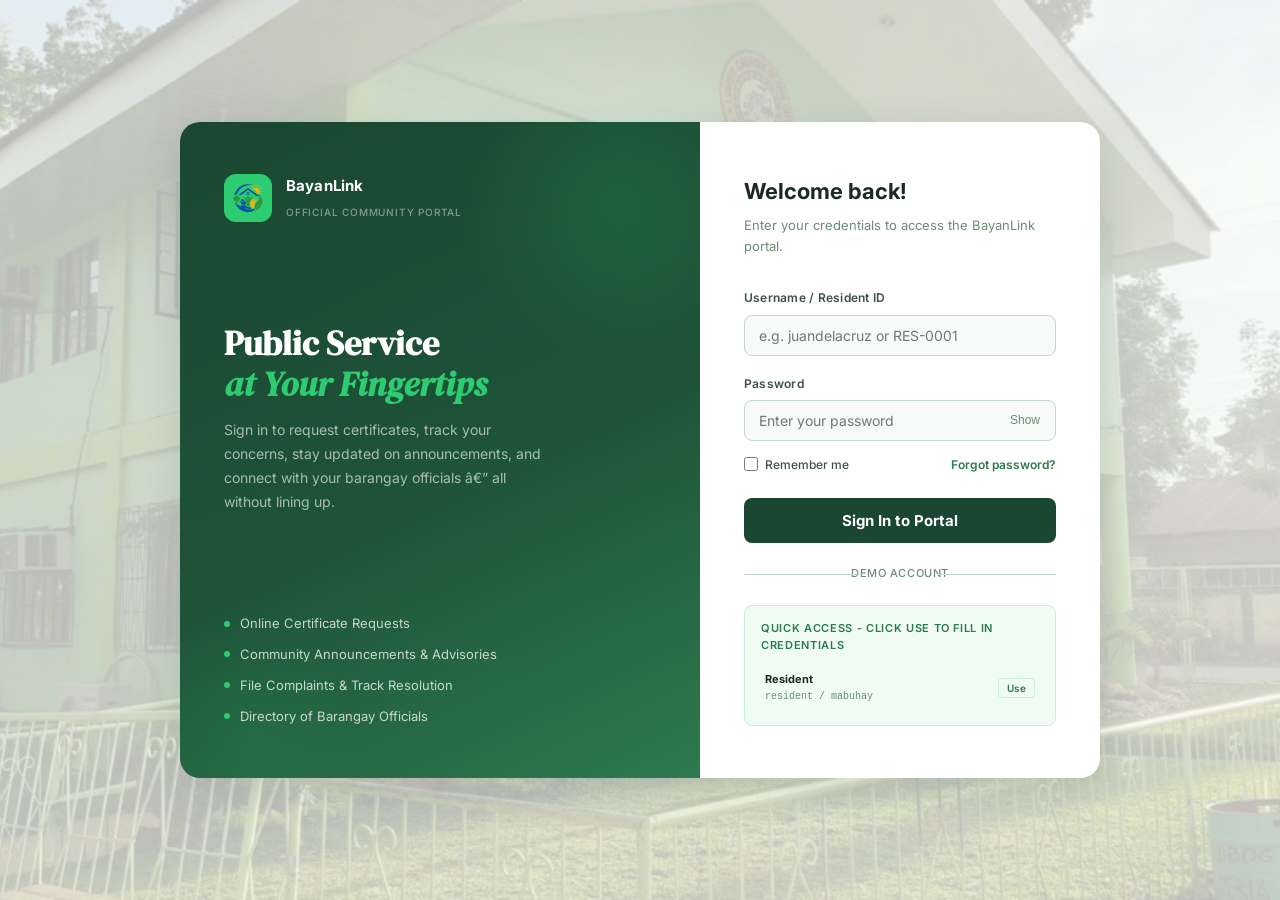
<file: index.html>
<!DOCTYPE html>
<html lang="en">
<head>
  <meta charset="UTF-8" />
  <meta name="viewport" content="width=device-width, initial-scale=1.0" />
  <title>BayanLink — Online Community Portal</title>
  <meta name="description" content="Official online portal of BayanLink. Request certificates, read announcements, file complaints, and meet your barangay officials — all online." />
  <link rel="stylesheet" href="style.css" />
  <link rel="icon" type="image/svg+xml" href="data:image/svg+xml,<svg xmlns='http://www.w3.org/2000/svg' viewBox='0 0 32 32'><rect width='32' height='32' rx='8' fill='%231A4731'/><text y='22' x='6' font-size='18'>🏘️</text></svg>" />
  <style>
    .topbar-user {
      display: flex;
      align-items: center;
      gap: 8px;
    }
    .user-avatar {
      width: 32px;
      height: 32px;
      border-radius: 50%;
      background: var(--green-50);
      border: 2px solid var(--green-100);
      display: flex;
      align-items: center;
      justify-content: center;
      font-size: 15px;
      flex-shrink: 0;
    }
    .user-info {
      display: flex;
      flex-direction: column;
    }
    .user-name {
      font-size: 13px;
      font-weight: 700;
      color: var(--slate-900);
      line-height: 1.2;
    }
    .user-role {
      font-size: 10px;
      color: var(--slate-400);
      font-weight: 500;
    }
    .logout-btn {
      background: none;
      border: 1.5px solid var(--slate-200);
      border-radius: 8px;
      padding: 5px 10px;
      font-size: 12px;
      font-weight: 600;
      color: var(--slate-600);
      cursor: pointer;
      font-family: inherit;
      transition: all 0.2s ease;
      display: flex;
      align-items: center;
      gap: 5px;
    }
    .logout-btn:hover {
      background: #FEF2F2;
      border-color: #FECACA;
      color: #DC2626;
    }
    @media (max-width: 480px) {
      .user-info { display: none; }
    }
  </style>
  <script>
    (function() {
      const user = sessionStorage.getItem('brgy_user');
      if (!user) {
        window.location.replace('login.html');
      }
    })();
  </script>
</head>
<body>

<div class="layout">

  <aside class="sidebar" id="sidebar">

    <div class="sidebar-brand">
      <div class="brand-logo"><img src="logo.png" alt="BayanLink logo"></div>
      <div class="brand-name">BayanLink</div>
      <div class="brand-sub">Official Community Portal</div>
    </div>

    <nav class="sidebar-nav">
      <div class="nav-section-label">Main</div>

      <button class="nav-link active" data-page="home">
        <span class="nav-icon"></span>
        <span class="nav-label">Home</span>
      </button>

      <button class="nav-link" data-page="services">
        <span class="nav-icon"></span>
        <span class="nav-label">Certificate Requests</span>
      </button>

      <button class="nav-link" data-page="announcements">
        <span class="nav-icon"></span>
        <span class="nav-label">Announcements</span>
      </button>

      <button class="nav-link" data-page="officials">
        <span class="nav-icon"></span>
        <span class="nav-label">Barangay Officials</span>
      </button>

      <div class="nav-section-label">Support</div>

      <button class="nav-link" data-page="contact">
        <span class="nav-icon"></span>
        <span class="nav-label">Complaints & Concerns</span>
      </button>

    </nav>

    <div class="sidebar-footer">
      <p>BayanLink &copy; 2026<br> SHAIRAX - ITEC50AProject</p>
    </div>

  </aside>

  <div class="main-content">

    <header class="topbar">
      <div class="topbar-left">
        <button class="menu-toggle" id="menuToggle" aria-label="Toggle menu">☰</button>
        <span class="topbar-title" id="topbarTitle">Home</span>
      </div>
      <div class="topbar-right">
        <button id="darkToggle" title="Switch to Dark Mode" style="background:none;border:none;cursor:pointer;font-size:18px;padding:4px 8px;border-radius:8px;transition:background 0.2s ease;" onmouseover="this.style.background='var(--green-50)'" onmouseout="this.style.background='none'">⏾</button>
        <span class="topbar-badge"> Office Open</span>
        <div class="topbar-user" id="topbarUser">
          <div class="user-avatar" id="userAvatar">👤</div>
          <div class="user-info">
            <span class="user-name" id="userName">—</span>
            <span class="user-role" id="userRole">—</span>
          </div>
          <button class="logout-btn" id="logoutBtn" title="Sign out">
            <span>⍈</span> Sign Out
          </button>
        </div>
      </div>
    </header>

    <section class="page-section active" id="home">

      <div class="hero">
        <p class="hero-eyebrow">Official Portal · Indang, Cavite</p>
        <h1 class="hero-title">
          Public Service<br>
          Made Easy for<br>
          <em id="heroHighlight">Your Community</em>
        </h1>
        <p class="hero-desc">
          No more long lines. Request certificates, stay updated on community news, and reach your barangay officials — all in one place.
        </p>
        <button class="hero-cta" data-nav="services">
          Request a Certificate →
        </button>
      </div>

      <div class="stats-row">
        <div class="stat-card">
          <div class="stat-icon">☺︎</div>
          <div class="stat-info">
            <div class="stat-num" data-count="4867">0</div>
            <div class="stat-label">Registered Residents</div>
          </div>
        </div>
        <div class="stat-card">
          <div class="stat-icon">🗎</div>
          <div class="stat-info">
            <div class="stat-num" data-count="367">0</div>
            <div class="stat-label">Certificates This Month</div>
          </div>
        </div>
        <div class="stat-card">
          <div class="stat-icon">🗹</div>
          <div class="stat-info">
            <div class="stat-num" data-count="67">0</div>
            <div class="stat-label">Resolved Complaints</div>
          </div>
        </div>
        <div class="stat-card">
          <div class="stat-icon">🗣</div>
          <div class="stat-info">
            <div class="stat-num" data-count="7">0</div>
            <div class="stat-label">Active Announcements</div>
          </div>
        </div>
      </div>

      <div class="section-header">
        <div>
          <h2>Our Services</h2>
          <p>What can we help you with today?</p>
        </div>
        <button class="see-all" data-nav="services">View all →</button>
      </div>

      <div class="services-grid">
        <div class="service-card" data-nav="services">
          <div class="service-icon-wrap green">🗎</div>
          <div class="service-text">
            <h3>Certificate Requests</h3>
            <p>Request Barangay Clearance, Indigency, Residency, and more. Online. No lining up.</p>
          </div>
        </div>
        <div class="service-card" data-nav="announcements">
          <div class="service-icon-wrap teal">🗣</div>
          <div class="service-text">
            <h3>Announcements</h3>
            <p>Community news, health advisories, upcoming events, and important barangay updates.</p>
          </div>
        </div>
        <div class="service-card" data-nav="contact">
          <div class="service-icon-wrap blue">‼</div>
          <div class="service-text">
            <h3>Complaints & Concerns</h3>
            <p>File a noise complaint, report illegal structures, or raise any community concern directly.</p>
          </div>
        </div>
        <div class="service-card" data-nav="officials">
          <div class="service-icon-wrap amber">🏛</div>
          <div class="service-text">
            <h3>Know Your Officials</h3>
            <p>Meet your barangay captain, councilors, and staff — with contact numbers and roles.</p>
          </div>
        </div>
      </div>

      
      <div class="section-header">
        <div>
          <h2>Latest Announcements</h2>
          <p>Stay informed with community updates</p>
        </div>
        <button class="see-all" data-nav="announcements">See all →</button>
      </div>

      <div class="announcement-list">
        <div class="announcement-item">
          <div class="ann-dot"></div>
          <div class="ann-content">
            <h4>Free Medical Mission — June 15, 2026</h4>
            <p>Health center conducts free checkup, blood pressure monitoring, and medicine distribution.</p>
          </div>
          <div class="ann-date">Jun 10</div>
        </div>
        <div class="announcement-item">
          <div class="ann-dot orange"></div>
          <div class="ann-content">
            <h4>Scheduled Water Interruption</h4>
            <p>Water supply will be cut from 8AM–5PM on June 14 for pipeline maintenance in Zone 3.</p>
          </div>
          <div class="ann-date">Jun 9</div>
        </div>
        <div class="announcement-item">
          <div class="ann-dot red"></div>
          <div class="ann-content">
            <h4>URGENT: Dengue Advisory</h4>
            <p>Increased dengue cases reported. Please eliminate stagnant water and use mosquito nets.</p>
          </div>
          <div class="ann-date">Jun 7</div>
        </div>
        <div class="announcement-item">
          <div class="ann-dot"></div>
          <div class="ann-content">
            <h4>Barangay Fiesta 2026 — Save the Date!</h4>
            <p>Annual barangay fiesta celebration on June 25–27. Parade, cultural shows & more.</p>
          </div>
          <div class="ann-date">Jun 5</div>
        </div>
      </div>

    </section>

    <section class="page-section" id="services">

      <div class="page-hero">
        <h1>Certificate Requests</h1>
        <p>Submit your certificate request online. You may pick up the physical document at the barangay hall within 3–5 working days, or opt for delivery. Payment is given upon retrieval of the physical copy of the certificate.</p>
      </div>

      <div class="process-section">
        <h2>How It Works</h2>
        <div class="steps">
          <div class="step">
            <div class="step-num">1</div>
            <div class="step-title">Click Request</div>
            <div class="step-desc">Choose the certificate you need below</div>
          </div>
          <div class="step">
            <div class="step-num">2</div>
            <div class="step-title">Confirm Details</div>
            <div class="step-desc">Verify your request in the confirmation dialog</div>
          </div>
          <div class="step">
            <div class="step-num">3</div>
            <div class="step-title">Wait for Notice</div>
            <div class="step-desc">You'll be notified via SMS/email within 24 hrs</div>
          </div>
          <div class="step">
            <div class="step-num">4</div>
            <div class="step-title">Pick Up</div>
            <div class="step-desc">Claim your certificate at the barangay hall</div>
          </div>
        </div>
      </div>

      
      <div class="section-header" style="margin-bottom:16px;">
        <div><h2>Available Certificates</h2></div>
      </div>

      <div class="services-full-grid">

        <div class="cert-card">
          <div class="cert-card-header">
            <div class="cert-badge">🏛</div>
            <h3>Barangay Clearance</h3>
          </div>
          <p>General-purpose clearance certifying that you have no pending cases or disputes within the barangay. Required for employment, business permits, and government transactions.</p>
          <div class="cert-reqs">
            <span>Requirements</span>
            <ul>
              <li>Valid Government ID</li>
              <li>Proof of Residency</li>
              <li>₱50 Processing Fee</li>
            </ul>
          </div>
          <button class="btn-primary" data-cert="Barangay Clearance">📄 Request Now</button>
        </div>

        <div class="cert-card">
          <div class="cert-card-header">
            <div class="cert-badge">🏠︎</div>
            <h3>Certificate of Residency</h3>
          </div>
          <p>Certifies that you are a bona fide resident of BayanLink. Commonly required for school enrollment, scholarship applications, and bank transactions.</p>
          <div class="cert-reqs">
            <span>Requirements</span>
            <ul>
              <li>Valid Government ID</li>
              <li>Utility Bill (same address)</li>
              <li>₱30 Processing Fee</li>
            </ul>
          </div>
          <button class="btn-primary" data-cert="Certificate of Residency">📄 Request Now</button>
        </div>

        <div class="cert-card">
          <div class="cert-card-header">
            <div class="cert-badge">❤</div>
            <h3>Certificate of Indigency</h3>
          </div>
          <p>Certifies that you belong to a low-income household. Required for free medical assistance, Philhealth benefits, and legal aid from the Public Attorney's Office (PAO).</p>
          <div class="cert-reqs">
            <span>Requirements</span>
            <ul>
              <li>Valid Government ID</li>
              <li>4Ps or DSWD Certificate (if any)</li>
              <li>Free of Charge</li>
            </ul>
          </div>
          <button class="btn-primary" data-cert="Certificate of Indigency">📄 Request Now</button>
        </div>

        <div class="cert-card">
          <div class="cert-card-header">
            <div class="cert-badge">✉</div>
            <h3>Business Clearance</h3>
          </div>
          <p>Required for small businesses and sari-sari stores operating within the barangay. Precondition for obtaining a Mayor's Business Permit from the municipal office.</p>
          <div class="cert-reqs">
            <span>Requirements</span>
            <ul>
              <li>Owner's Valid ID</li>
              <li>DTI / SEC Registration</li>
              <li>₱150 Processing Fee</li>
            </ul>
          </div>
          <button class="btn-primary" data-cert="Business Clearance">📄 Request Now</button>
        </div>

        <div class="cert-card">
          <div class="cert-card-header">
            <div class="cert-badge">☻</div>
            <h3>Barangay ID</h3>
          </div>
          <p>Official barangay identification card valid for all local transactions. Especially useful for senior citizens, students, and residents without a national ID.</p>
          <div class="cert-reqs">
            <span>Requirements</span>
            <ul>
              <li>1x1 or 2x2 Photo</li>
              <li>Birth Certificate</li>
              <li>₱20 ID Fee</li>
            </ul>
          </div>
          <button class="btn-primary" data-cert="Barangay ID">📄 Request Now</button>
        </div>

        <div class="cert-card">
          <div class="cert-card-header">
            <div class="cert-badge">𓀗</div>
            <h3>Senior Citizen Certification</h3>
          </div>
          <p>Verifies senior citizen status for government benefits, discounts under the Expanded Senior Citizens Act, and priority lane access in government offices.</p>
          <div class="cert-reqs">
            <span>Requirements</span>
            <ul>
              <li>Birth Certificate or Valid ID</li>
              <li>OSCA Registration (if available)</li>
              <li>Free of Charge</li>
            </ul>
          </div>
          <button class="btn-primary" data-cert="Senior Citizen Certification">📄 Request Now</button>
        </div>

      </div>

      <p style="font-size:13px; color:var(--slate-400); text-align:center; margin-top:8px;">
        ℹ &nbsp;Office hours: Monday – Friday, 8:00 AM – 5:00 PM &nbsp;|&nbsp; Closed on Holidays
      </p>

    </section>
    


    
    <section class="page-section" id="announcements">

      <div class="page-hero">
        <h1>Announcements</h1>
        <p>Official notices, community bulletins, and events from BayanLink.</p>
      </div>

      
      <div class="ann-filters">
        <button class="filter-btn active" data-filter="all">All</button>
        <button class="filter-btn" data-filter="health">Health</button>
        <button class="filter-btn" data-filter="general">General</button>
        <button class="filter-btn" data-filter="urgent">Urgent</button>
        <button class="filter-btn" data-filter="event">Events</button>
      </div>

      
      <div class="ann-full-list">

        <div class="ann-card" data-tag="health">
          <div class="ann-card-date">
            <div class="day">15</div>
            <div class="month">Jun</div>
          </div>
          <div class="ann-divider"></div>
          <div class="ann-card-body">
            <span class="ann-tag tag-health"> Health</span>
            <h3>Free Medical Mission — June 15, 2026</h3>
            <p>The barangay health center, in partnership with Cavite Provincial Health Office, will conduct a free medical mission. Services include general checkup, blood pressure monitoring, blood sugar testing, and medicine distribution for hypertension and diabetes. All residents are welcome. Bring your barangay ID or valid ID. Mission starts at 8:00 AM at the Barangay Covered Court.</p>
          </div>
        </div>

        <div class="ann-card" data-tag="general">
          <div class="ann-card-date">
            <div class="day">14</div>
            <div class="month">Jun</div>
          </div>
          <div class="ann-divider"></div>
          <div class="ann-card-body">
            <span class="ann-tag tag-general">General</span>
            <h3>Scheduled Water Interruption — June 14</h3>
            <p>The Indang Water District will conduct maintenance work on the main water pipeline serving Zone 3 (Sitio Maliwanag and Sitio Pag-asa). Water supply will be interrupted from 8:00 AM to 5:00 PM on June 14, 2026. Please store enough water for the day. We apologize for the inconvenience.</p>
          </div>
        </div>

        <div class="ann-card" data-tag="urgent">
          <div class="ann-card-date">
            <div class="day">07</div>
            <div class="month">Jun</div>
          </div>
          <div class="ann-divider"></div>
          <div class="ann-card-body">
            <span class="ann-tag tag-urgent">Urgent</span>
            <h3>Dengue Advisory — Increased Cases Reported</h3>
            <p>The Barangay Health Center has recorded a 30% increase in dengue cases this month. Residents are reminded to: eliminate all stagnant water around the household, use mosquito nets especially for children, apply mosquito repellent, and immediately consult the health center for fever lasting more than 2 days. The barangay will conduct fogging operations on June 12 and 13.</p>
          </div>
        </div>

        <div class="ann-card" data-tag="event">
          <div class="ann-card-date">
            <div class="day">25</div>
            <div class="month">Jun</div>
          </div>
          <div class="ann-divider"></div>
          <div class="ann-card-body">
            <span class="ann-tag tag-event">Event</span>
            <h3>BayanLink Fiesta 2026 — June 25–27</h3>
            <p>The Annual Barangay Fiesta is happening on June 25–27, 2026! Celebrate with us: street parade on the 25th, cultural show and agri-fair on the 26th, and a basketball tournament on the 27th. All residents and guests are welcome. Venue: Barangay Plaza and Covered Court.</p>
          </div>
        </div>

        <div class="ann-card" data-tag="general">
          <div class="ann-card-date">
            <div class="day">01</div>
            <div class="month">Jun</div>
          </div>
          <div class="ann-divider"></div>
          <div class="ann-card-body">
            <span class="ann-tag tag-general">General</span>
            <h3>Curfew Reminder for Minors</h3>
            <p>In accordance with Ordinance No. 2023-04, minors under 18 years old are prohibited from loitering in public places without parental supervision after 10:00 PM. Parents and guardians are urged to monitor their children. Violations may result in the minor being brought to the Barangay Hall for custody.</p>
          </div>
        </div>

        <div class="ann-card" data-tag="health">
          <div class="ann-card-date">
            <div class="day">28</div>
            <div class="month">May</div>
          </div>
          <div class="ann-divider"></div>
          <div class="ann-card-body">
            <span class="ann-tag tag-health">Health</span>
            <h3>Rabies Vaccination Drive for Pets</h3>
            <p>The Bureau of Animal Industry (BAI) will conduct a free anti-rabies vaccination for dogs and cats on May 28, 2026, 8:00 AM–12:00 PM, at the Barangay Hall grounds. Pet owners are required to bring their animals on a leash or in a carrier. This is free and open to all barangay residents.</p>
          </div>
        </div>

        <div class="ann-card" data-tag="event">
          <div class="ann-card-date">
            <div class="day">20</div>
            <div class="month">May</div>
          </div>
          <div class="ann-divider"></div>
          <div class="ann-card-body">
            <span class="ann-tag tag-event">Event</span>
            <h3>Livelihood Skills Training — Soap Making & Candle Making</h3>
            <p>The DOLE-BSAO Cavite, in coordination with the barangay, will hold a 2-day livelihood skills training on May 20–21. Participants will receive a training certificate and starter kit. Slots are limited to 30 participants. Pre-register at the Barangay Hall or call our hotline.</p>
          </div>
        </div>

      </div>

    </section>
    


    
    <section class="page-section" id="officials">

      <div class="officials-intro">
        <h2>Your Barangay Officials</h2>
        <p>Elected and appointed officials serving BayanLink for the term 2023–2026. Know who represents and serves your community.</p>
      </div>

      
      <div class="section-header">
        <div><h2>Punong Barangay</h2></div>
      </div>

      <div class="officials-grid" style="grid-template-columns: 1fr; max-width: 300px; margin-bottom: 28px;">
        <div class="official-card" style="display:flex; align-items:center; gap:18px; text-align:left; padding: 24px;">
          <div class="official-avatar" style="width:80px; height:80px; font-size:20px; flex-shrink:0;">HON</div>
          <div>
            <div style="font-size: 11px; color: var(--green-600); font-weight: 700; text-transform: uppercase; letter-spacing: 0.06em; margin-bottom: 4px;">Punong Barangay</div>
            <h3 style="font-size: 18px; margin-bottom: 4px;">Hon. Ricardo M. Santos</h3>
            <div class="contact">☏ 0917-555-0101</div>
            <div class="contact" style="margin-top:2px;">✉︎ captain@bayanlink.gov.ph</div>
          </div>
        </div>
      </div>

      
      <div class="section-header" style="margin-bottom:16px;">
        <div><h2>Barangay Kagawads (Councilors)</h2></div>
      </div>

      <div class="officials-grid">
        <div class="official-card">
          <div class="official-avatar">MS</div>
          <h3>Hon. Maria C. Reyes</h3>
          <div class="role">Kagawad – Health</div>
          <div class="contact">☏ 0918-555-0102</div>
        </div>
        <div class="official-card">
          <div class="official-avatar">MR</div>
          <h3>Hon. Jose L. Garcia</h3>
          <div class="role">Kagawad – Infrastructure</div>
          <div class="contact">☏ 0919-555-0103</div>
        </div>
        <div class="official-card">
          <div class="official-avatar">MRS</div>
          <h3>Hon. Ana R. Cruz</h3>
          <div class="role">Kagawad – Education</div>
          <div class="contact">☏ 0920-555-0104</div>
        </div>
        <div class="official-card">
          <div class="official-avatar">MR</div>
          <h3>Hon. Pedro A. Bautista</h3>
          <div class="role">Kagawad – Peace & Order</div>
          <div class="contact">☏ 0921-555-0105</div>
        </div>
        <div class="official-card">
          <div class="official-avatar">MRS</div>
          <h3>Hon. Luz T. Flores</h3>
          <div class="role">Kagawad – Livelihood</div>
          <div class="contact">☏ 0922-555-0106</div>
        </div>
        <div class="official-card">
          <div class="official-avatar">MR</div>
          <h3>Hon. Ramon V. Lopez</h3>
          <div class="role">Kagawad – Environment</div>
          <div class="contact">☏ 0923-555-0107</div>
        </div>
        <div class="official-card">
          <div class="official-avatar">MS</div>
          <h3>Hon. Grace M. Torres</h3>
          <div class="role">SK Chairperson</div>
          <div class="contact">☏ 0924-555-0108</div>
        </div>
      </div>

      
      <div class="section-header" style="margin-bottom:16px;">
        <div><h2>Barangay Staff</h2></div>
      </div>

      <div class="officials-grid">
        <div class="official-card">
          <div class="official-avatar">MRS</div>
          <h3>Rosario D. Santos</h3>
          <div class="role">Barangay Secretary</div>
          <div class="contact">☏ 0925-555-0109</div>
        </div>
        <div class="official-card">
          <div class="official-avatar">MR</div>
          <h3>Ernesto M. Ramos</h3>
          <div class="role">Barangay Treasurer</div>
          <div class="contact">☏ 0926-555-0110</div>
        </div>
        <div class="official-card">
          <div class="official-avatar">DR</div>
          <h3>Dr. Carla A. Mendoza</h3>
          <div class="role">Barangay Health Officer</div>
          <div class="contact">☏ 0927-555-0111</div>
        </div>
        <div class="official-card">
          <div class="official-avatar">SGT</div>
          <h3>Sgt. Bobby N. Rivera</h3>
          <div class="role">Tanod Chief</div>
          <div class="contact">☏ 0928-555-0112</div>
        </div>
      </div>

    </section>
    


    
    <section class="page-section" id="contact">

      <div class="page-hero">
        <h1>Complaints & Concerns</h1>
        <p>Submit your community concern and we'll route it to the right official. All submissions are acknowledged within 24 hours.</p>
      </div>

      <div class="contact-grid">

        
        <div class="form-card">
          <h2>Submit a Concern</h2>
          <p class="form-subtitle">Fill out the form below. All fields marked with * are required.</p>

          <form id="complaintForm" novalidate>

            <div class="form-row">
              <div class="form-group">
                <label>First Name *</label>
                <input type="text" placeholder="e.g. Juan" required />
              </div>
              <div class="form-group">
                <label>Last Name *</label>
                <input type="text" placeholder="e.g. Dela Cruz" required />
              </div>
            </div>

            <div class="form-group">
              <label>Email Address *</label>
              <input type="email" placeholder="you@email.com" required />
            </div>

            <div class="form-group">
              <label>Contact Number *</label>
              <input type="tel" placeholder="09XX-XXX-XXXX" required />
            </div>

            <div class="form-group">
              <label>Zone / Sitio / Street *</label>
              <input type="text" placeholder="e.g. Zone 2, Sitio Maliwanag" required />
            </div>

            <div class="form-group">
              <label>Type of Concern *</label>
              <select required>
                <option value="">— Select category —</option>
                <option>Noise Complaint</option>
                <option>Illegal Structure / Encroachment</option>
                <option>Garbage / Sanitation Issue</option>
                <option>Peace & Order Concern</option>
                <option>Flooding / Infrastructure</option>
                <option>Neighbor Dispute / Mediation Request</option>
                <option>Health & Safety Hazard</option>
                <option>Request for Assistance</option>
                <option>Other</option>
              </select>
            </div>

            <div class="form-group">
              <label>Detailed Description *</label>
              <textarea placeholder="Describe your concern in detail. Include the date, time, and exact location if applicable." required></textarea>
            </div>

            <div class="form-group">
              <label>Preferred Resolution</label>
              <select>
                <option value="">— Optional —</option>
                <option>Mediation / Dialogue</option>
                <option>Ordinance Enforcement</option>
                <option>Barangay Blotter</option>
                <option>Referral to Higher Authority</option>
              </select>
            </div>

            <button type="submit" class="form-btn">🗒 Submit Complaint / Concern</button>

          </form>
        </div>

        
        <div class="contact-info-stack">

          <div class="contact-info-card">
            <h3>🖈 Office Location</h3>
            <div class="info-row">
              <span class="info-icon"></span>
              <div class="info-text">
                <strong>Barangay Hall</strong>
                BayanLink, Indang, Cavite
              </div>
            </div>
            <div class="info-row">
              <span class="info-icon"></span>
              <div class="info-text">
                <strong>Office Hours</strong>
                Mon – Fri, 8:00 AM – 5:00 PM
              </div>
            </div>
            <div class="info-row">
              <span class="info-icon"></span>
              <div class="info-text">
                <strong>Closed</strong>
                Weekends & Public Holidays
              </div>
            </div>
          </div>

          <div class="contact-info-card">
            <h3>🕻 Contact Numbers</h3>
            <div class="info-row">
              <span class="info-icon"></span>
              <div class="info-text">
                <strong>Barangay Hotline</strong>
                0917-555-0100
              </div>
            </div>
            <div class="info-row">
              <span class="info-icon"></span>
              <div class="info-text">
                <strong>Emergency (Tanod)</strong>
                0928-555-0112
              </div>
            </div>
            <div class="info-row">
              <span class="info-icon"></span>
              <div class="info-text">
                <strong>Email</strong>
                info@bayanlink.gov.ph
              </div>
            </div>
          </div>

          <div class="contact-info-card">
            <h3>ⓘ Complaint Process</h3>
            <div class="info-row">
              <span class="info-icon">1️.</span>
              <div class="info-text">Submit form online</div>
            </div>
            <div class="info-row">
              <span class="info-icon">2️.</span>
              <div class="info-text">Receive acknowledgment (24 hrs)</div>
            </div>
            <div class="info-row">
              <span class="info-icon">3️.</span>
              <div class="info-text">Concern routed to proper official</div>
            </div>
            <div class="info-row">
              <span class="info-icon">4️.</span>
              <div class="info-text">Resolution within 5–15 working days</div>
            </div>
          </div>

          <div class="contact-info-card" style="background: var(--green-900); border-color: var(--green-900);">
            <h3 style="color: var(--white);">Emergency?</h3>
            <p style="font-size: 13px; color: rgba(255,255,255,0.7); margin-bottom: 12px; line-height: 1.6;">For immediate threats to life and property, do not use this form.</p>
            <div style="font-size: 20px; font-weight: 800; color: var(--green-400); margin-bottom: 4px;">911</div>
            <div style="font-size: 12px; color: rgba(255,255,255,0.6);">National Emergency Hotline</div>
            <div style="font-size: 18px; font-weight: 700; color: var(--white); margin-top: 10px;">0928-555-0112</div>
            <div style="font-size: 12px; color: rgba(255,255,255,0.6);">Barangay Tanod (24/7)</div>
          </div>

        </div>
      </div>

    </section>
    


    
    <footer class="site-footer">
      <span>&copy; 2026 BayanLink. All Rights Reserved. - Developed as a community assistance platform for improving access to local services.</span>
    </footer>

  </div>
  

</div>



<div class="modal-overlay" id="modalOverlay">
  <div class="modal">
    <h2 id="modalTitle">Confirm Certificate Request</h2>
    <p id="modalDesc">You're about to submit a certificate request. Make sure you have your valid ID and required documents ready. Processing takes 3–5 working days.</p>
    <div style="background: var(--green-50); border-radius: 8px; padding: 12px 14px; margin-bottom: 16px; font-size: 13px; color: var(--slate-600); line-height: 1.6;">
      📍 Pick-up location: <strong>Barangay Hall, BayanLink, Indang, Cavite</strong><br>
      🕐 Processing time: <strong>3–5 working days</strong><br>
      Payment: <strong>given upon retrieval of the physical copy of the certificate</strong>
    </div>
    <div class="modal-actions">
      <button class="btn-primary" id="modalConfirm">✅ Confirm Request</button>
      <button class="btn-cancel" id="modalCancel">Cancel</button>
    </div>
  </div>
</div>

<script src="jscript.js"></script>
</body>
</html>
</file>
<file: style.css>
@import url('https://fonts.googleapis.com/css2?family=DM+Serif+Display:ital@0;1&family=Inter:wght@300;400;500;600;700&display=swap');

 
*, *::before, *::after { box-sizing: border-box; margin: 0; padding: 0; }

:root {
  --green-900: #1A4731;
  --green-800: #1E5438;
  --green-600: #2D7A4F;
  --green-400: #2ECC71;
  --green-100: #C6F0D8;
  --green-50:  #F0FBF4;
  --slate-900: #1C2B22;
  --slate-600: #3D5445;
  --slate-400: #6B8C77;
  --slate-200: #C4D5CC;
  --white:     #FFFFFF;
  --surface:   #F7FAF8;
  --radius-sm: 8px;
  --radius-md: 12px;
  --radius-lg: 20px;
  --shadow-sm: 0 1px 3px rgba(26,71,49,0.08), 0 1px 2px rgba(26,71,49,0.05);
  --shadow-md: 0 4px 16px rgba(26,71,49,0.10), 0 2px 6px rgba(26,71,49,0.06);
  --shadow-lg: 0 12px 40px rgba(26,71,49,0.14);
  --sidebar-w: 260px;
  --transition: 0.2s cubic-bezier(0.4, 0, 0.2, 1);
}

html { scroll-behavior: smooth; font-size: 16px; }

body {
  font-family: 'Inter', system-ui, sans-serif;
  background: var(--surface);
  color: var(--slate-900);
  line-height: 1.6;
  min-height: 100vh;
}

a { text-decoration: none; color: inherit; }
img { max-width: 100%; display: block; }
ul { list-style: none; }

 
.layout {
  display: flex;
  min-height: 100vh;
}

 
.sidebar {
  width: var(--sidebar-w);
  background: var(--green-900);
  position: fixed;
  top: 0;
  left: 0;
  height: 100vh;
  display: flex;
  flex-direction: column;
  z-index: 100;
  overflow-y: auto;
  transition: transform var(--transition);
}

.sidebar-brand {
  padding: 28px 24px 20px;
  border-bottom: 1px solid rgba(255,255,255,0.08);
}

.brand-logo {
  width: 48px;
  height: 48px;
  background: var(--green-400);
  border-radius: 12px;
  display: flex;
  align-items: center;
  justify-content: center;
  margin-bottom: 12px;
  font-size: 22px;
}

.brand-name {
  font-size: 15px;
  font-weight: 700;
  color: var(--white);
  letter-spacing: 0.01em;
  line-height: 1.3;
}

.brand-sub {
  font-size: 11px;
  color: rgba(255,255,255,0.45);
  margin-top: 3px;
  font-weight: 400;
  letter-spacing: 0.04em;
  text-transform: uppercase;
}

.sidebar-nav {
  padding: 16px 12px;
  flex: 1;
}

.nav-section-label {
  font-size: 10px;
  font-weight: 600;
  letter-spacing: 0.1em;
  text-transform: uppercase;
  color: rgba(255,255,255,0.35);
  padding: 0 12px;
  margin: 16px 0 6px;
}

.nav-link {
  display: flex;
  align-items: center;
  gap: 10px;
  padding: 10px 12px;
  border-radius: var(--radius-sm);
  color: rgba(255,255,255,0.70);
  font-size: 14px;
  font-weight: 500;
  transition: background var(--transition), color var(--transition);
  cursor: pointer;
  border: none;
  background: none;
  width: 100%;
  text-align: left;
}

.nav-link .nav-icon {
  font-size: 17px;
  flex-shrink: 0;
  width: 22px;
  text-align: center;
}

.nav-link:hover {
  background: rgba(255,255,255,0.08);
  color: var(--white);
}

.nav-link.active {
  background: rgba(46,204,113,0.18);
  color: var(--green-400);
  font-weight: 600;
}

.nav-link.active .nav-icon {
  color: var(--green-400);
}

.sidebar-footer {
  padding: 16px 24px;
  border-top: 1px solid rgba(255,255,255,0.08);
}

.sidebar-footer p {
  font-size: 11px;
  color: rgba(255,255,255,0.3);
  line-height: 1.5;
}

 
.main-content {
  margin-left: var(--sidebar-w);
  flex: 1;
  display: flex;
  flex-direction: column;
  min-height: 100vh;
}

 
.topbar {
  height: 64px;
  background: var(--white);
  border-bottom: 1px solid var(--slate-200);
  display: flex;
  align-items: center;
  justify-content: space-between;
  padding: 0 32px;
  position: sticky;
  top: 0;
  z-index: 50;
}

.topbar-left {
  display: flex;
  align-items: center;
  gap: 12px;
}

.menu-toggle {
  display: none;
  background: none;
  border: none;
  cursor: pointer;
  font-size: 22px;
  color: var(--slate-600);
  padding: 4px;
}

.topbar-title {
  font-size: 15px;
  font-weight: 600;
  color: var(--slate-900);
}

.topbar-right {
  display: flex;
  align-items: center;
  gap: 8px;
}

.topbar-badge {
  background: var(--green-50);
  color: var(--green-600);
  font-size: 12px;
  font-weight: 600;
  padding: 4px 10px;
  border-radius: 20px;
  border: 1px solid var(--green-100);
}

 
.page-section {
  display: none;
  padding: 36px 32px 60px;
  animation: fadeIn 0.25s ease;
}

.page-section.active {
  display: block;
}

@keyframes fadeIn {
  from { opacity: 0; transform: translateY(8px); }
  to   { opacity: 1; transform: translateY(0); }
}

 
.hero {
  background: linear-gradient(135deg, var(--green-900) 0%, var(--green-800) 60%, var(--green-600) 100%);
  border-radius: var(--radius-lg);
  padding: 52px 48px;
  margin-bottom: 32px;
  position: relative;
  overflow: hidden;
}

.hero::before {
  content: '';
  position: absolute;
  top: -60px;
  right: -60px;
  width: 280px;
  height: 280px;
  background: radial-gradient(circle, rgba(46,204,113,0.18) 0%, transparent 70%);
  border-radius: 50%;
}

.hero::after {
  content: '';
  position: absolute;
  bottom: -80px;
  left: 30%;
  width: 200px;
  height: 200px;
  background: radial-gradient(circle, rgba(46,204,113,0.08) 0%, transparent 70%);
  border-radius: 50%;
}

.hero-eyebrow {
  font-size: 11px;
  font-weight: 600;
  letter-spacing: 0.12em;
  text-transform: uppercase;
  color: var(--green-400);
  margin-bottom: 14px;
  display: flex;
  align-items: center;
  gap: 8px;
}

.hero-eyebrow::before {
  content: '';
  display: inline-block;
  width: 20px;
  height: 2px;
  background: var(--green-400);
  border-radius: 2px;
}

.hero-title {
  font-family: 'DM Serif Display', Georgia, serif;
  font-size: 42px;
  color: var(--white);
  line-height: 1.15;
  margin-bottom: 16px;
  max-width: 500px;
  position: relative;
  z-index: 1;
}

.hero-title em {
  font-style: italic;
  color: var(--green-400);
}

.hero-desc {
  font-size: 15px;
  color: rgba(255,255,255,0.68);
  max-width: 440px;
  line-height: 1.7;
  margin-bottom: 28px;
  position: relative;
  z-index: 1;
}

.hero-cta {
  display: inline-flex;
  align-items: center;
  gap: 8px;
  background: var(--green-400);
  color: var(--slate-900);
  font-size: 14px;
  font-weight: 700;
  padding: 12px 24px;
  border-radius: var(--radius-sm);
  border: none;
  cursor: pointer;
  transition: background var(--transition), transform var(--transition);
  position: relative;
  z-index: 1;
}

.hero-cta:hover {
  background: #25b863;
  transform: translateY(-1px);
}

 
.stats-row {
  display: grid;
  grid-template-columns: repeat(4, 1fr);
  gap: 16px;
  margin-bottom: 32px;
}

.stat-card {
  background: var(--white);
  border-radius: var(--radius-md);
  padding: 20px 22px;
  box-shadow: var(--shadow-sm);
  border: 1px solid rgba(196,213,204,0.5);
  display: flex;
  align-items: center;
  gap: 14px;
  transition: box-shadow var(--transition);
}

.stat-card:hover {
  box-shadow: var(--shadow-md);
}

.stat-icon {
  width: 44px;
  height: 44px;
  border-radius: 10px;
  background: var(--green-50);
  display: flex;
  align-items: center;
  justify-content: center;
  font-size: 20px;
  flex-shrink: 0;
}

.stat-info .stat-num {
  font-size: 22px;
  font-weight: 700;
  color: var(--green-900);
  line-height: 1;
}

.stat-info .stat-label {
  font-size: 12px;
  color: var(--slate-400);
  margin-top: 3px;
}

 
.section-header {
  display: flex;
  align-items: flex-end;
  justify-content: space-between;
  margin-bottom: 20px;
}

.section-header h2 {
  font-size: 18px;
  font-weight: 700;
  color: var(--slate-900);
}

.section-header p {
  font-size: 13px;
  color: var(--slate-400);
  margin-top: 3px;
}

.see-all {
  font-size: 13px;
  color: var(--green-600);
  font-weight: 600;
  cursor: pointer;
  display: flex;
  align-items: center;
  gap: 4px;
  transition: color var(--transition);
  background: none;
  border: none;
}

.see-all:hover { color: var(--green-400); }

 
.services-grid {
  display: grid;
  grid-template-columns: repeat(2, 1fr);
  gap: 16px;
  margin-bottom: 32px;
}

.service-card {
  background: var(--white);
  border-radius: var(--radius-md);
  padding: 24px;
  border: 1px solid rgba(196,213,204,0.5);
  box-shadow: var(--shadow-sm);
  display: flex;
  align-items: flex-start;
  gap: 16px;
  cursor: pointer;
  transition: box-shadow var(--transition), transform var(--transition), border-color var(--transition);
}

.service-card:hover {
  box-shadow: var(--shadow-md);
  transform: translateY(-2px);
  border-color: var(--green-100);
}

.service-icon-wrap {
  width: 50px;
  height: 50px;
  border-radius: 12px;
  display: flex;
  align-items: center;
  justify-content: center;
  font-size: 24px;
  flex-shrink: 0;
}

.service-icon-wrap.green  { background: var(--green-50); }
.service-icon-wrap.teal   { background: #E8F7F5; }
.service-icon-wrap.blue   { background: #EBF3FF; }
.service-icon-wrap.amber  { background: #FFF8E8; }

.service-text h3 {
  font-size: 14px;
  font-weight: 700;
  color: var(--slate-900);
  margin-bottom: 5px;
}

.service-text p {
  font-size: 12px;
  color: var(--slate-400);
  line-height: 1.55;
}

 
.announcement-list {
  display: flex;
  flex-direction: column;
  gap: 1px;
  background: var(--slate-200);
  border-radius: var(--radius-md);
  overflow: hidden;
  border: 1px solid var(--slate-200);
}

.announcement-item {
  background: var(--white);
  padding: 16px 20px;
  display: flex;
  align-items: flex-start;
  gap: 14px;
  cursor: pointer;
  transition: background var(--transition);
}

.announcement-item:hover { background: var(--green-50); }

.ann-dot {
  width: 8px;
  height: 8px;
  border-radius: 50%;
  background: var(--green-400);
  margin-top: 6px;
  flex-shrink: 0;
}

.ann-dot.orange { background: #F59E0B; }
.ann-dot.red    { background: #EF4444; }

.ann-content { flex: 1; }

.ann-content h4 {
  font-size: 14px;
  font-weight: 600;
  color: var(--slate-900);
  margin-bottom: 3px;
}

.ann-content p {
  font-size: 12px;
  color: var(--slate-400);
}

.ann-date {
  font-size: 11px;
  color: var(--slate-400);
  white-space: nowrap;
  margin-top: 2px;
}

 
.page-hero {
  margin-bottom: 28px;
}

.page-hero h1 {
  font-family: 'DM Serif Display', Georgia, serif;
  font-size: 32px;
  color: var(--green-900);
  line-height: 1.2;
  margin-bottom: 8px;
}

.page-hero p {
  font-size: 14px;
  color: var(--slate-400);
  max-width: 480px;
  line-height: 1.7;
}

.services-full-grid {
  display: grid;
  grid-template-columns: repeat(auto-fill, minmax(280px, 1fr));
  gap: 20px;
  margin-bottom: 36px;
}

.cert-card {
  background: var(--white);
  border-radius: var(--radius-md);
  padding: 28px 24px;
  border: 1px solid rgba(196,213,204,0.5);
  box-shadow: var(--shadow-sm);
  transition: box-shadow var(--transition), transform var(--transition);
}

.cert-card:hover {
  box-shadow: var(--shadow-md);
  transform: translateY(-2px);
}

.cert-card-header {
  display: flex;
  align-items: center;
  gap: 12px;
  margin-bottom: 14px;
}

.cert-badge {
  width: 42px;
  height: 42px;
  border-radius: 10px;
  background: var(--green-50);
  display: flex;
  align-items: center;
  justify-content: center;
  font-size: 20px;
}

.cert-card-header h3 {
  font-size: 15px;
  font-weight: 700;
  color: var(--slate-900);
}

.cert-card p {
  font-size: 13px;
  color: var(--slate-400);
  line-height: 1.65;
  margin-bottom: 18px;
}

.cert-reqs {
  background: var(--green-50);
  border-radius: var(--radius-sm);
  padding: 12px 14px;
  margin-bottom: 18px;
}

.cert-reqs span {
  font-size: 11px;
  font-weight: 700;
  text-transform: uppercase;
  letter-spacing: 0.06em;
  color: var(--green-600);
  display: block;
  margin-bottom: 6px;
}

.cert-reqs ul {
  list-style: none;
}

.cert-reqs ul li {
  font-size: 12px;
  color: var(--slate-600);
  padding: 2px 0;
  padding-left: 14px;
  position: relative;
}

.cert-reqs ul li::before {
  content: '✓';
  position: absolute;
  left: 0;
  color: var(--green-400);
  font-weight: 700;
  font-size: 11px;
}

.btn-primary {
  display: inline-flex;
  align-items: center;
  gap: 7px;
  background: var(--green-900);
  color: var(--white);
  border: none;
  border-radius: var(--radius-sm);
  padding: 10px 18px;
  font-size: 13px;
  font-weight: 600;
  cursor: pointer;
  transition: background var(--transition), transform var(--transition);
  width: 100%;
  justify-content: center;
  font-family: inherit;
}

.btn-primary:hover {
  background: var(--green-600);
  transform: translateY(-1px);
}

.btn-outline {
  display: inline-flex;
  align-items: center;
  gap: 7px;
  background: transparent;
  color: var(--green-900);
  border: 1.5px solid var(--green-900);
  border-radius: var(--radius-sm);
  padding: 10px 18px;
  font-size: 13px;
  font-weight: 600;
  cursor: pointer;
  transition: all var(--transition);
  width: 100%;
  justify-content: center;
  font-family: inherit;
  margin-top: 8px;
}

.btn-outline:hover {
  background: var(--green-50);
}

 
.process-section {
  background: var(--white);
  border-radius: var(--radius-md);
  padding: 28px;
  border: 1px solid rgba(196,213,204,0.5);
  margin-bottom: 28px;
}

.process-section h2 {
  font-size: 17px;
  font-weight: 700;
  color: var(--slate-900);
  margin-bottom: 20px;
}

.steps {
  display: flex;
  gap: 0;
  overflow: hidden;
}

.step {
  flex: 1;
  display: flex;
  flex-direction: column;
  align-items: center;
  text-align: center;
  position: relative;
  padding: 0 12px;
}

.step:not(:last-child)::after {
  content: '';
  position: absolute;
  top: 20px;
  right: -1px;
  width: 50%;
  height: 2px;
  background: var(--green-100);
  z-index: 0;
}

.step:not(:first-child)::before {
  content: '';
  position: absolute;
  top: 20px;
  left: -1px;
  width: 50%;
  height: 2px;
  background: var(--green-100);
  z-index: 0;
}

.step-num {
  width: 40px;
  height: 40px;
  border-radius: 50%;
  background: var(--green-50);
  border: 2px solid var(--green-100);
  display: flex;
  align-items: center;
  justify-content: center;
  font-size: 14px;
  font-weight: 700;
  color: var(--green-900);
  margin-bottom: 10px;
  position: relative;
  z-index: 1;
  background: var(--white);
}

.step-title {
  font-size: 13px;
  font-weight: 600;
  color: var(--slate-900);
  margin-bottom: 4px;
}

.step-desc {
  font-size: 11px;
  color: var(--slate-400);
  line-height: 1.5;
}

 
.ann-filters {
  display: flex;
  gap: 8px;
  margin-bottom: 20px;
  flex-wrap: wrap;
}

.filter-btn {
  padding: 7px 16px;
  border-radius: 20px;
  font-size: 13px;
  font-weight: 500;
  border: 1.5px solid var(--slate-200);
  background: var(--white);
  cursor: pointer;
  transition: all var(--transition);
  color: var(--slate-600);
  font-family: inherit;
}

.filter-btn:hover, .filter-btn.active {
  border-color: var(--green-900);
  background: var(--green-900);
  color: var(--white);
}

.ann-full-list {
  display: flex;
  flex-direction: column;
  gap: 12px;
}

.ann-card {
  background: var(--white);
  border-radius: var(--radius-md);
  padding: 22px 24px;
  border: 1px solid rgba(196,213,204,0.5);
  box-shadow: var(--shadow-sm);
  display: flex;
  gap: 18px;
  transition: box-shadow var(--transition);
}

.ann-card:hover {
  box-shadow: var(--shadow-md);
}

.ann-card-date {
  text-align: center;
  min-width: 48px;
}

.ann-card-date .day {
  font-size: 24px;
  font-weight: 800;
  color: var(--green-900);
  line-height: 1;
}

.ann-card-date .month {
  font-size: 11px;
  font-weight: 600;
  text-transform: uppercase;
  letter-spacing: 0.06em;
  color: var(--slate-400);
}

.ann-divider {
  width: 1px;
  background: var(--slate-200);
  align-self: stretch;
}

.ann-card-body { flex: 1; }

.ann-tag {
  display: inline-block;
  padding: 2px 9px;
  border-radius: 20px;
  font-size: 11px;
  font-weight: 600;
  letter-spacing: 0.03em;
  margin-bottom: 7px;
}

.tag-health   { background: #ECFDF5; color: #059669; }
.tag-general  { background: var(--green-50); color: var(--green-600); }
.tag-urgent   { background: #FEF2F2; color: #DC2626; }
.tag-event    { background: #EFF6FF; color: #2563EB; }

.ann-card-body h3 {
  font-size: 15px;
  font-weight: 700;
  color: var(--slate-900);
  margin-bottom: 6px;
}

.ann-card-body p {
  font-size: 13px;
  color: var(--slate-400);
  line-height: 1.65;
}

 
.officials-intro {
  background: linear-gradient(135deg, var(--green-900), var(--green-600));
  border-radius: var(--radius-lg);
  padding: 36px 40px;
  margin-bottom: 28px;
  color: var(--white);
}

.officials-intro h2 {
  font-family: 'DM Serif Display', Georgia, serif;
  font-size: 28px;
  margin-bottom: 8px;
}

.officials-intro p {
  font-size: 14px;
  color: rgba(255,255,255,0.65);
  max-width: 420px;
}

.officials-grid {
  display: grid;
  grid-template-columns: repeat(auto-fill, minmax(200px, 1fr));
  gap: 16px;
  margin-bottom: 28px;
}

.official-card {
  background: var(--white);
  border-radius: var(--radius-md);
  padding: 24px 20px;
  border: 1px solid rgba(196,213,204,0.5);
  box-shadow: var(--shadow-sm);
  text-align: center;
  transition: box-shadow var(--transition), transform var(--transition);
}

.official-card:hover {
  box-shadow: var(--shadow-md);
  transform: translateY(-2px);
}

.official-avatar {
    width: 60px;
    height: 60px;
    background-color: #059669; 
    color: white;
    border-radius: 50%; 
    display: flex;
    justify-content: center;
    align-items: center;
    font-size: 20px;
    font-weight: bold;
    margin: 0 auto 15px auto; 
}

.official-card h3 {
  font-size: 14px;
  font-weight: 700;
  color: var(--slate-900);
  margin-bottom: 3px;
}

.official-card .role {
  font-size: 12px;
  color: var(--green-600);
  font-weight: 600;
}

.official-card .contact {
  font-size: 11px;
  color: var(--slate-400);
  margin-top: 6px;
}

 
.contact-grid {
  display: grid;
  grid-template-columns: 1fr 380px;
  gap: 24px;
}

.form-card {
  background: var(--white);
  border-radius: var(--radius-md);
  padding: 32px;
  border: 1px solid rgba(196,213,204,0.5);
  box-shadow: var(--shadow-sm);
}

.form-card h2 {
  font-size: 18px;
  font-weight: 700;
  color: var(--slate-900);
  margin-bottom: 4px;
}

.form-card .form-subtitle {
  font-size: 13px;
  color: var(--slate-400);
  margin-bottom: 24px;
}

.form-row {
  display: grid;
  grid-template-columns: 1fr 1fr;
  gap: 14px;
}

.form-group {
  margin-bottom: 16px;
}

.form-group label {
  display: block;
  font-size: 12px;
  font-weight: 600;
  color: var(--slate-600);
  margin-bottom: 6px;
  letter-spacing: 0.02em;
}

.form-group input,
.form-group select,
.form-group textarea {
  width: 100%;
  padding: 10px 14px;
  border: 1.5px solid var(--slate-200);
  border-radius: var(--radius-sm);
  font-size: 14px;
  color: var(--slate-900);
  font-family: inherit;
  transition: border-color var(--transition), box-shadow var(--transition);
  background: var(--surface);
  outline: none;
}

.form-group input:focus,
.form-group select:focus,
.form-group textarea:focus {
  border-color: var(--green-400);
  box-shadow: 0 0 0 3px rgba(46,204,113,0.12);
  background: var(--white);
}

.form-group textarea {
  resize: vertical;
  min-height: 110px;
}

.form-group select {
  appearance: none;
  background-image: url("data:image/svg+xml,%3Csvg xmlns='http://www.w3.org/2000/svg' width='16' height='16' viewBox='0 0 24 24' fill='none' stroke='%236B8C77' stroke-width='2'%3E%3Cpath d='M6 9l6 6 6-6'/%3E%3C/svg%3E");
  background-repeat: no-repeat;
  background-position: right 12px center;
  padding-right: 36px;
}

.form-btn {
  display: flex;
  align-items: center;
  justify-content: center;
  gap: 8px;
  width: 100%;
  padding: 13px;
  background: var(--green-900);
  color: var(--white);
  border: none;
  border-radius: var(--radius-sm);
  font-size: 15px;
  font-weight: 700;
  cursor: pointer;
  font-family: inherit;
  transition: background var(--transition), transform var(--transition);
  margin-top: 6px;
}

.form-btn:hover {
  background: var(--green-600);
  transform: translateY(-1px);
}

 
.contact-info-stack {
  display: flex;
  flex-direction: column;
  gap: 14px;
}

.contact-info-card {
  background: var(--white);
  border-radius: var(--radius-md);
  padding: 20px;
  border: 1px solid rgba(196,213,204,0.5);
  box-shadow: var(--shadow-sm);
}

.contact-info-card h3 {
  font-size: 13px;
  font-weight: 700;
  color: var(--slate-900);
  margin-bottom: 12px;
  display: flex;
  align-items: center;
  gap: 7px;
}

.contact-info-card .info-row {
  display: flex;
  align-items: center;
  gap: 10px;
  padding: 7px 0;
  border-bottom: 1px solid var(--green-50);
}

.contact-info-card .info-row:last-child { border-bottom: none; }

.info-icon {
  font-size: 16px;
  width: 20px;
  text-align: center;
}

.info-text {
  font-size: 13px;
  color: var(--slate-600);
}

.info-text strong {
  color: var(--slate-900);
  display: block;
  font-size: 12px;
  font-weight: 600;
}

 
.toast {
  position: fixed;
  bottom: 28px;
  right: 28px;
  background: var(--green-900);
  color: var(--white);
  padding: 14px 20px;
  border-radius: var(--radius-md);
  box-shadow: var(--shadow-lg);
  font-size: 14px;
  font-weight: 500;
  z-index: 999;
  display: flex;
  align-items: center;
  gap: 10px;
  transform: translateY(80px);
  opacity: 0;
  transition: transform 0.35s cubic-bezier(0.34, 1.56, 0.64, 1), opacity 0.3s ease;
}

.toast.show {
  transform: translateY(0);
  opacity: 1;
}

.toast-icon { font-size: 18px; }

 
.modal-overlay {
  position: fixed;
  inset: 0;
  background: rgba(0,0,0,0.45);
  z-index: 200;
  display: flex;
  align-items: center;
  justify-content: center;
  opacity: 0;
  pointer-events: none;
  transition: opacity 0.2s ease;
}

.modal-overlay.open {
  opacity: 1;
  pointer-events: all;
}

.modal {
  background: var(--white);
  border-radius: var(--radius-lg);
  padding: 36px;
  max-width: 480px;
  width: 90%;
  box-shadow: var(--shadow-lg);
  transform: scale(0.94) translateY(12px);
  transition: transform 0.3s cubic-bezier(0.34, 1.56, 0.64, 1);
}

.modal-overlay.open .modal {
  transform: scale(1) translateY(0);
}

.modal h2 {
  font-size: 20px;
  font-weight: 700;
  color: var(--green-900);
  margin-bottom: 6px;
}

.modal p {
  font-size: 14px;
  color: var(--slate-400);
  margin-bottom: 20px;
  line-height: 1.6;
}

.modal-actions {
  display: flex;
  gap: 10px;
  margin-top: 10px;
}

.modal-actions .btn-primary { width: auto; flex: 1; }
.modal-actions .btn-cancel {
  flex: 1;
  padding: 10px 18px;
  border-radius: var(--radius-sm);
  border: 1.5px solid var(--slate-200);
  background: transparent;
  color: var(--slate-600);
  font-size: 13px;
  font-weight: 600;
  cursor: pointer;
  font-family: inherit;
  transition: all var(--transition);
}

.modal-actions .btn-cancel:hover { background: var(--surface); }

 
.site-footer {
  background: var(--white);
  border-top: 1px solid var(--slate-200);
  padding: 20px 32px;
  font-size: 12px;
  color: var(--slate-400);
  display: flex;
  align-items: center;
  justify-content: space-between;
  margin-top: auto;
}

 
.sidebar::-webkit-scrollbar { width: 4px; }
.sidebar::-webkit-scrollbar-track { background: transparent; }
.sidebar::-webkit-scrollbar-thumb { background: rgba(255,255,255,0.15); border-radius: 4px; }

 
@media (max-width: 1024px) {
  :root { --sidebar-w: 220px; }
  .stats-row { grid-template-columns: repeat(2, 1fr); }
}

@media (max-width: 768px) {
  :root { --sidebar-w: 0px; }

  .sidebar {
    transform: translateX(-260px);
    width: 260px;
  }

  .sidebar.mobile-open {
    transform: translateX(0);
  }

  .main-content { margin-left: 0; }

  .menu-toggle { display: flex; }

  .page-section { padding: 20px 16px 48px; }

  .hero { padding: 32px 24px; }
  .hero-title { font-size: 30px; }

  .stats-row { grid-template-columns: repeat(2, 1fr); }
  .services-grid { grid-template-columns: 1fr; }
  .steps { flex-direction: column; gap: 12px; }
  .step::before, .step::after { display: none; }
  .contact-grid { grid-template-columns: 1fr; }
  .form-row { grid-template-columns: 1fr; }
  .officials-grid { grid-template-columns: repeat(2, 1fr); }
  .topbar { padding: 0 16px; }
}

@media (max-width: 480px) {
  .stats-row { grid-template-columns: 1fr 1fr; gap: 10px; }
  .officials-grid { grid-template-columns: 1fr 1fr; }
  .services-full-grid { grid-template-columns: 1fr; }
}

@media (prefers-reduced-motion: reduce) {
  *, *::before, *::after { transition: none !important; animation: none !important; }
}
</file>
